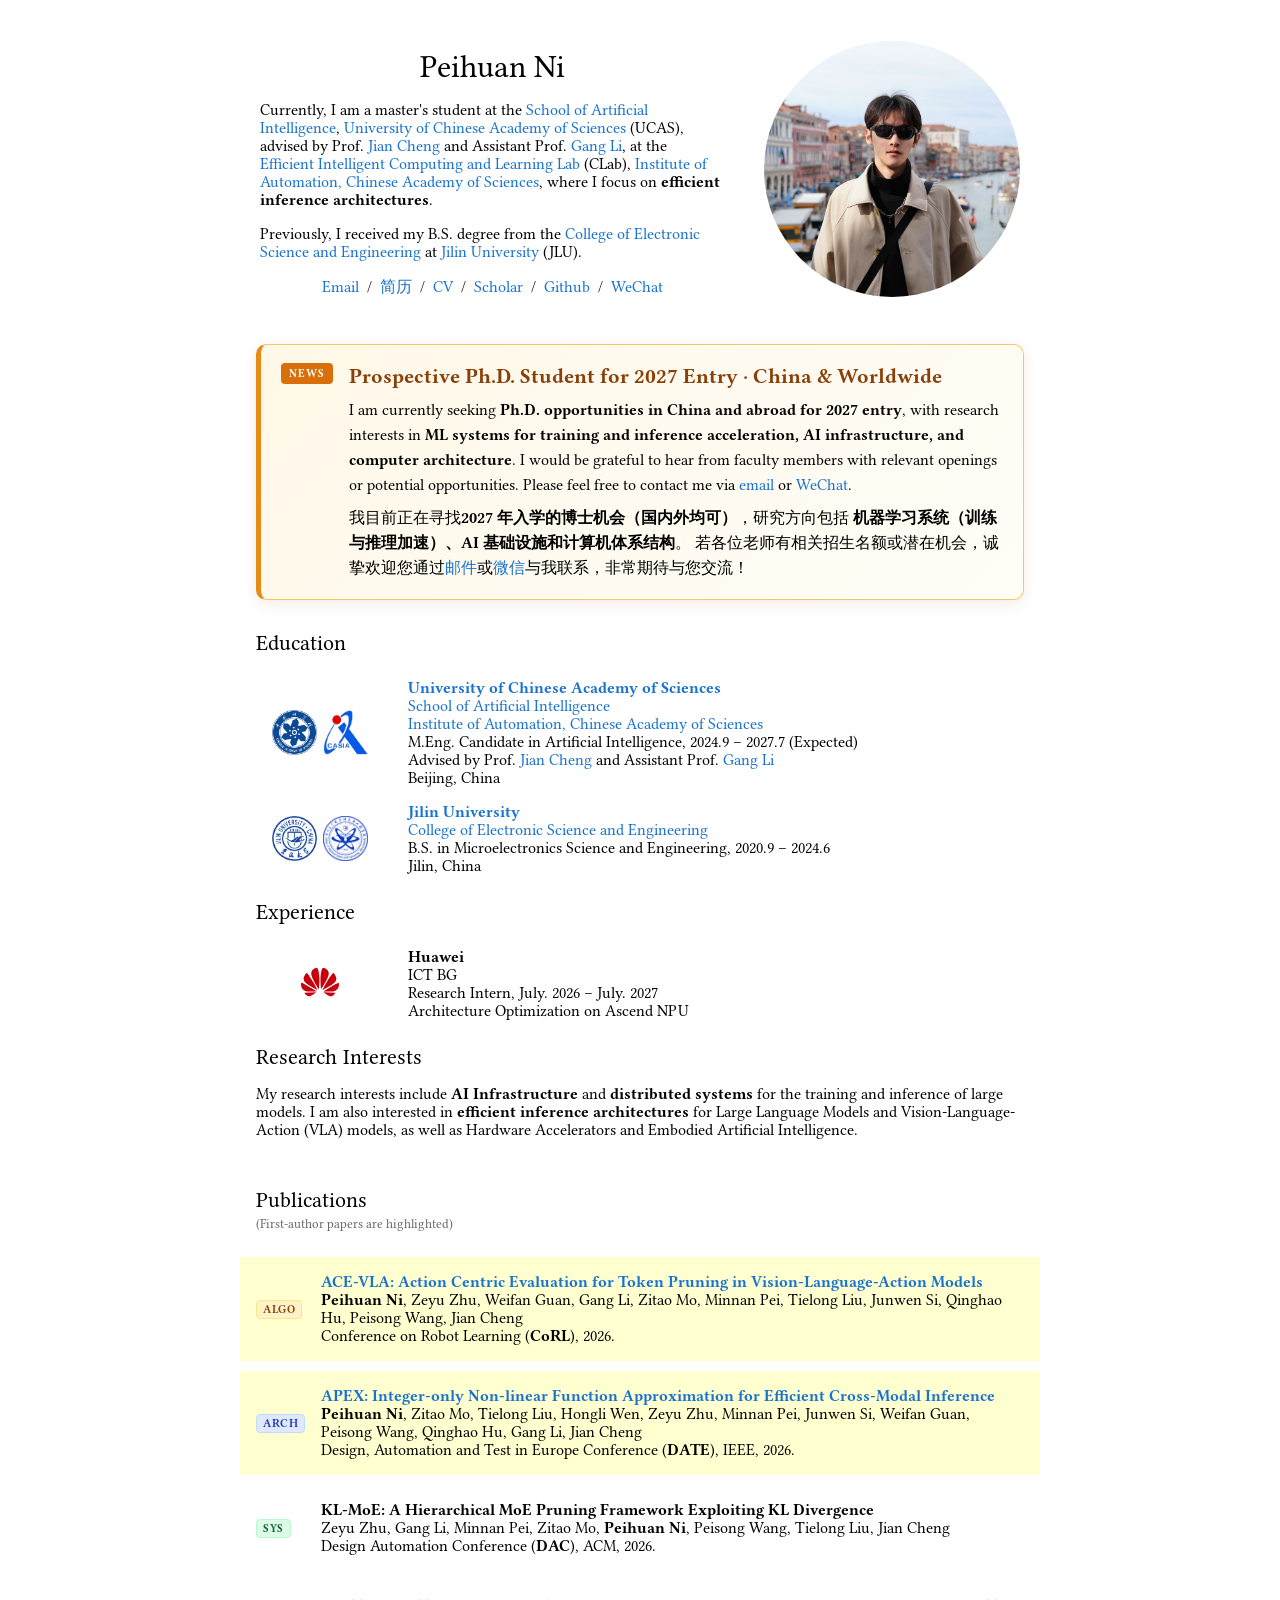
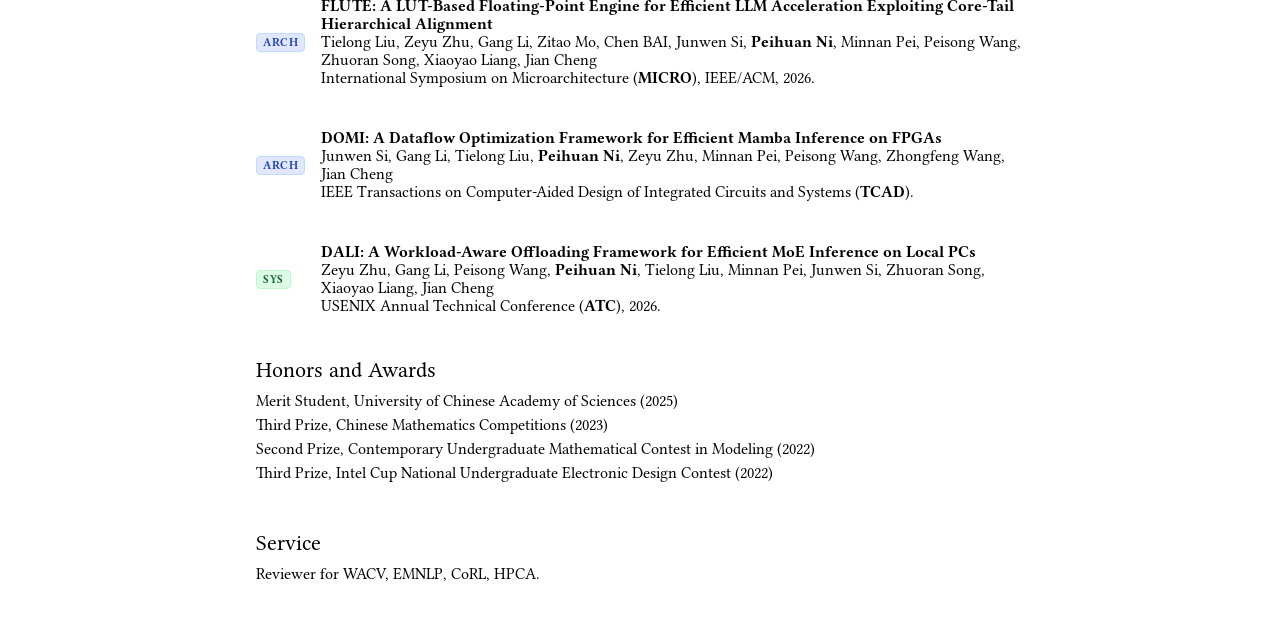
<file: index.html>
<!DOCTYPE HTML>
<html lang="en">
  <head>
    <meta http-equiv="Content-Type" content="text/html; charset=UTF-8">

    <title>Peihuan Ni</title>

    <meta name="author" content="Peihuan Ni">
    <meta name="description" content="Peihuan Ni's homepage.">
    <meta name="keywords" content="Peihuan Ni, 倪培洹, peihuanni, nipeihuan">
    <meta name="viewport" content="width=device-width, initial-scale=1">
    <link rel="icon" type="image/svg+xml" href="images/intelligence.svg">
    <link rel="shortcut icon" href="images/intelligence.svg">
    <link rel="stylesheet" type="text/css" href="stylesheet.css?v=20260918-3">

    <!-- Open Graph -->
    <meta property="og:title" content="Peihuan Ni">
    <meta property="og:description" content="Peihuan Ni's homepage.">
    <meta property="og:url" content="https://peihuanni.github.io/">
    <meta property="og:type" content="profile">

    <!-- JSON-LD structured data -->
    <script type="application/ld+json">
    {
      "@context": "https://schema.org",
      "@type": "Person",
      "name": "Peihuan Ni",
      "url": "https://peihuanni.github.io/",
      "email": "peihuanni@gmail.com",
      "sameAs": [
        "https://scholar.google.com/citations?user=aQbbQw0AAAAJ&hl=en",
        "https://github.com/PeihuanNi"
      ]
    }
    </script>

  </head>

  <body>
    <table style="width:100%;max-width:800px;border:0px;border-spacing:0px;border-collapse:separate;margin-right:auto;margin-left:auto;"><tbody>
      <tr style="padding:0px">
        <td style="padding:0px">
          <table style="width:100%;border:0px;border-spacing:0px;border-collapse:separate;margin-right:auto;margin-left:auto;"><tbody>
            <tr style="padding:0px">
              <td style="padding:2.5%;width:63%;vertical-align:middle">
                <p class="name" style="text-align: center;">
                  Peihuan Ni
                </p>
                <!-- Nanjing University pre-admission information hidden
                <p>
                  I am an incoming Ph.D. student (pre-admitted) at the State Key Laboratory for Novel Software Technology, <a href="https://cs.nju.edu.cn/main.htm">School of Computer Science</a>, <a href="https://www.nju.edu.cn/">Nanjing University</a>, advised by Prof. <a href="https://cs.nju.edu.cn/tianchen/">Chen Tian</a>. My research primarily focuses on <strong>distributed systems</strong> for training and inference of large models.
                </p>
                -->
                <p>
                  Currently, I am a master's student at the <a href="https://sai.ucas.ac.cn/">School of Artificial Intelligence</a>, <a href="https://www.ucas.ac.cn/">University of Chinese Academy of Sciences</a> (UCAS), advised by Prof. <a href="https://scholar.google.se/citations?user=ZGCIUJ8AAAAJ&hl=nl">Jian Cheng</a> and Assistant Prof. <a href="https://scholar.google.se/citations?user=EETHwmQAAAAJ&hl=nl">Gang Li</a>, at the <a href="https://clab.ia.ac.cn/">Efficient Intelligent Computing and Learning Lab</a> (CLab), <a href="http://www.ia.cas.cn/">Institute of Automation, Chinese Academy of Sciences</a>, where I focus on <strong>efficient inference architectures</strong>.
                </p>
                <p>
                  Previously, I received my B.S. degree from the <a href="https://ee.jlu.edu.cn/">College of Electronic Science and Engineering</a> at <a href="https://www.jlu.edu.cn/">Jilin University</a> (JLU).
                </p>
                <p class="contact-links">
                  <a href="mailto:peihuanni@gmail.com">Email</a> &nbsp;/&nbsp;
                  <a href="CV/cv_zh.pdf" lang="zh-CN">简历</a> &nbsp;/&nbsp;
                  <a href="CV/cv_en.pdf">CV</a> &nbsp;/&nbsp;
                  <a href="https://scholar.google.com/citations?user=aQbbQw0AAAAJ&hl=en">Scholar</a> &nbsp;/&nbsp;
                  <a href="https://github.com/PeihuanNi">Github</a> &nbsp;/&nbsp;
                  <a href="images/wechat.jpg">WeChat</a>
                </p>
              </td>
              <td style="padding:2.5%;width:37%;max-width:37%">
                <a href="images/profile.svg"><img style="width:100%;max-width:100%;object-fit: cover; border-radius: 50%;" alt="profile photo" src="images/profile.svg" class="hoverZoomLink"></a>
              </td>
            </tr>
          </tbody></table>

          <!-- News -->
          <section class="phd-news" aria-labelledby="phd-news-title">
            <div class="phd-news-badge">NEWS</div>
            <div>
              <h2 id="phd-news-title">Prospective Ph.D. Student for 2027 Entry · China &amp; Worldwide</h2>
              <p>
                I am currently seeking <strong>Ph.D. opportunities in China and abroad for 2027 entry</strong>, with research interests in
                <strong>ML systems for training and inference acceleration, AI infrastructure, and computer architecture</strong>.
                I would be grateful to hear from faculty members with relevant openings or potential opportunities. Please feel free to contact me via <a href="mailto:peihuanni@gmail.com">email</a> or <a href="images/wechat.jpg">WeChat</a>.
              </p>
              <p lang="zh-CN">
                我目前正在寻找<strong>2027 年入学的博士机会（国内外均可）</strong>，研究方向包括
                <strong>机器学习系统（训练与推理加速）、AI 基础设施和计算机体系结构</strong>。
                若各位老师有相关招生名额或潜在机会，诚挚欢迎您通过<a href="mailto:peihuanni@gmail.com">邮件</a>或<a href="images/wechat.jpg">微信</a>与我联系，非常期待与您交流！
              </p>
            </div>
          </section>

          <!-- Education -->
          <table style="width:100%;border:0px;border-spacing:0px;border-collapse:separate;margin-right:auto;margin-left:auto;"><tbody>
            <tr>
              <td style="padding:16px;width:100%;vertical-align:middle">
                <h2>Education</h2>
              </td>
            </tr>
          </tbody></table>
          <table style="width:100%;border:0px;border-spacing:0px;border-collapse:separate;margin-right:auto;margin-left:auto;"><tbody>
            <!-- Nanjing University pre-admission information hidden
            <tr>
              <td style="padding:8px 16px;width:20%;vertical-align:middle">
                <div style="display:flex;gap:6px;align-items:center;justify-content:center;">
                  <img src="images/nju.svg" alt="NJU" style="height:45px;width:auto;">
                  <img src="images/nju-cs.svg" alt="CS" style="height:45px;width:auto;">
                </div>
              </td>
              <td style="padding:8px;width:80%;vertical-align:middle">
                <strong><a href="https://www.nju.edu.cn/">Nanjing University</a></strong><br>
                <a href="https://cs.nju.edu.cn/main.htm">School of Computer Science</a><br>
                Ph.D. Student (Pre-admitted) in Computer Science and Technology, 2027.9 (Expected) &ndash; 2031.7 (Expected)<br>
                Advised by Prof. <a href="https://cs.nju.edu.cn/tianchen/">Chen Tian</a><br>
                Nanjing, China
              </td>
            </tr>
            -->
            <tr>
              <td style="padding:8px 16px;width:20%;vertical-align:middle">
                <div style="display:flex;gap:6px;align-items:center;justify-content:center;">
                  <img src="images/ucas.svg" alt="UCAS" style="height:45px;width:auto;">
                  <img src="images/casia.svg" alt="CASIA" style="height:45px;width:auto;">
                </div>
              </td>
              <td style="padding:8px;width:80%;vertical-align:middle">
                <strong><a href="https://www.ucas.ac.cn/">University of Chinese Academy of Sciences</a></strong><br>
                <a href="https://sai.ucas.ac.cn/">School of Artificial Intelligence</a><br>
                <a href="http://www.ia.cas.cn/">Institute of Automation, Chinese Academy of Sciences</a><br>
                M.Eng. Candidate in Artificial Intelligence, 2024.9 &ndash; 2027.7 (Expected)<br>
                Advised by Prof. <a href="https://scholar.google.se/citations?user=ZGCIUJ8AAAAJ&hl=nl">Jian Cheng</a> and Assistant Prof. <a href="https://scholar.google.se/citations?user=EETHwmQAAAAJ&hl=nl">Gang Li</a><br>
                Beijing, China
              </td>
            </tr>
            <tr>
              <td style="padding:8px 16px;width:20%;vertical-align:middle">
                <div style="display:flex;gap:6px;align-items:center;justify-content:center;">
                  <img src="images/jlu.svg" alt="JLU" style="height:45px;width:auto;">
                  <img src="images/jlu-ee.svg" alt="JLU-EE" style="height:45px;width:auto;">
                </div>
              </td>
              <td style="padding:8px;width:80%;vertical-align:middle">
                <strong><a href="https://www.jlu.edu.cn/">Jilin University</a></strong><br>
                <a href="https://ee.jlu.edu.cn/">College of Electronic Science and Engineering</a><br>
                B.S. in Microelectronics Science and Engineering, 2020.9 &ndash; 2024.6<br>
                Jilin, China
              </td>
            </tr>
          </tbody></table>

          <!-- Experience -->
          <table style="width:100%;border:0px;border-spacing:0px;border-collapse:separate;margin-right:auto;margin-left:auto;"><tbody>
            <tr>
              <td style="padding:16px;width:100%;vertical-align:middle">
                <h2>Experience</h2>
              </td>
            </tr>
          </tbody></table>
          <table style="width:100%;border:0px;border-spacing:0px;border-collapse:separate;margin-right:auto;margin-left:auto;"><tbody>
            <tr>
              <td style="padding:8px 16px;width:20%;vertical-align:middle;text-align:center">
                <img src="images/huawei-color.svg" alt="Huawei" style="height:38px;width:auto;max-width:100%;">
              </td>
              <td style="padding:8px;width:80%;vertical-align:middle">
                <strong>Huawei</strong><br>
                ICT BG<br>
                Research Intern, July. 2026 &ndash; July. 2027<br>
                Architecture Optimization on Ascend NPU
              </td>
            </tr>
          </tbody></table>

          <!-- Research Interests -->
          <table style="width:100%;border:0px;border-spacing:0px;border-collapse:separate;margin-right:auto;margin-left:auto;"><tbody>
            <tr>
              <td style="padding:16px;width:100%;vertical-align:middle">
                <h2>Research Interests</h2>
                <p>
                  My research interests include <strong>AI Infrastructure</strong> and <strong>distributed systems</strong> for the training and inference of large models. I am also interested in <strong>efficient inference architectures</strong> for Large Language Models and Vision-Language-Action (VLA) models, as well as Hardware Accelerators and Embodied Artificial Intelligence.
                </p>
              </td>
            </tr>
          </tbody></table>
          <!-- Publications -->
          <table style="width:100%;border:0px;border-spacing:0px;border-collapse:separate;margin-right:auto;margin-left:auto;"><tbody>
            <tr>
              <td style="padding:16px;width:100%;vertical-align:middle">
                <h2>Publications</h2>
                <p style="font-size: 13px; color: #666; margin-top: 4px; margin-bottom: 0;">(First-author papers are highlighted)</p>
              </td>
            </tr>
          </tbody></table>
          <table style="width:100%;border:0px;border-spacing:0px 10px;border-collapse:separate;margin-right:auto;margin-left:auto;"><tbody>
            <tr bgcolor="#ffffd0">
              <td style="padding:16px 0 16px 16px;width:8%;vertical-align:middle;text-align:left">
                <span class="tag tag-algo">Algo</span>
              </td>
              <td style="padding:16px;width:92%;vertical-align:middle">
                <a href="https://openreview.net/forum?id=Qu7v3GmYDU">
                  <span class="papertitle">ACE-VLA: Action Centric Evaluation for Token Pruning in Vision-Language-Action Models</span>
                </a>
                <br>
                <strong>Peihuan Ni</strong>,
                Zeyu Zhu,
                Weifan Guan,
                Gang Li,
                Zitao Mo,
                Minnan Pei,
                Tielong Liu,
                Junwen Si,
                Qinghao Hu,
                Peisong Wang,
                Jian Cheng
                <br>
                <em>Conference on Robot Learning (<strong>CoRL</strong>)</em>, 2026.
              </td>
            </tr>

            <tr bgcolor="#ffffd0">
              <td style="padding:16px 0 16px 16px;width:8%;vertical-align:middle;text-align:left">
                <span class="tag tag-arch">Arch</span>
              </td>
              <td style="padding:16px;width:92%;vertical-align:middle">
                <a href="https://ieeexplore.ieee.org/abstract/document/11539465">
                  <span class="papertitle">APEX: Integer-only Non-linear Function Approximation for Efficient Cross-Modal Inference</span>
                </a>
                <br>
                <strong>Peihuan Ni</strong>,
                Zitao Mo,
                Tielong Liu,
                Hongli Wen,
                Zeyu Zhu,
                Minnan Pei,
                Junwen Si,
                Weifan Guan,
                Peisong Wang,
                Qinghao Hu,
                Gang Li,
                Jian Cheng
                <br>
                <em>Design, Automation and Test in Europe Conference (<strong>DATE</strong>)</em>, IEEE, 2026.
              </td>
            </tr>

            <tr>
              <td style="padding:16px 0 16px 16px;width:8%;vertical-align:middle;text-align:left">
                <span class="tag tag-sys">Sys</span>
              </td>
              <td style="padding:16px;width:92%;vertical-align:middle">
                <span class="papertitle">KL-MoE: A Hierarchical MoE Pruning Framework Exploiting KL Divergence</span>
                <br>
                Zeyu Zhu,
                Gang Li,
                Minnan Pei,
                Zitao Mo,
                <strong>Peihuan Ni</strong>,
                Peisong Wang,
                Tielong Liu,
                Jian Cheng
                <br>
                <em>Design Automation Conference (<strong>DAC</strong>)</em>, ACM, 2026.
              </td>
            </tr>

            <tr>
              <td style="padding:16px 0 16px 16px;width:8%;vertical-align:middle;text-align:left">
                <span class="tag tag-arch">Arch</span>
              </td>
              <td style="padding:16px;width:92%;vertical-align:middle">
                <span class="papertitle">FLUTE: A LUT-Based Floating-Point Engine for Efficient LLM Acceleration Exploiting Core-Tail Hierarchical Alignment</span>
                <br>
                Tielong Liu,
                Zeyu Zhu,
                Gang Li,
                Zitao Mo,
                Chen BAI,
                Junwen Si,
                <strong>Peihuan Ni</strong>,
                Minnan Pei,
                Peisong Wang,
                Zhuoran Song,
                Xiaoyao Liang,
                Jian Cheng
                <br>
                <em>International Symposium on Microarchitecture (<strong>MICRO</strong>)</em>, IEEE/ACM, 2026.
              </td>
            </tr>

            <tr>
              <td style="padding:16px 0 16px 16px;width:8%;vertical-align:middle;text-align:left">
                <span class="tag tag-arch">Arch</span>
              </td>
              <td style="padding:16px;width:92%;vertical-align:middle">
                <span class="papertitle">DOMI: A Dataflow Optimization Framework for Efficient Mamba Inference on FPGAs</span>
                <br>
                Junwen Si,
                Gang Li,
                Tielong Liu,
                <strong>Peihuan Ni</strong>,
                Zeyu Zhu,
                Minnan Pei,
                Peisong Wang,
                Zhongfeng Wang,
                Jian Cheng
                <br>
                <em>IEEE Transactions on Computer-Aided Design of Integrated Circuits and Systems (<strong>TCAD</strong>).</em>
              </td>
            </tr>

            <tr>
              <td style="padding:16px 0 16px 16px;width:8%;vertical-align:middle;text-align:left">
                <span class="tag tag-sys">Sys</span>
              </td>
              <td style="padding:16px;width:92%;vertical-align:middle">
                <span class="papertitle">DALI: A Workload-Aware Offloading Framework for Efficient MoE Inference on Local PCs</span>
                <br>
                Zeyu Zhu,
                Gang Li,
                Peisong Wang,
                <strong>Peihuan Ni</strong>,
                Tielong Liu,
                Minnan Pei,
                Junwen Si,
                Zhuoran Song,
                Xiaoyao Liang,
                Jian Cheng
                <br>
                <em>USENIX Annual Technical Conference (<strong>ATC</strong>)</em>, 2026.
              </td>
            </tr>

            <!--
            <tr>
              <td style="padding:16px;width:100%;vertical-align:middle">
                <a href="">
                  <span class="papertitle">Paper Title</span>
                </a>
                <br>
                Author1,
                <strong>Peihuan Ni</strong>,
                Author3
                <br>
                <em>Venue</em>, Publisher, Year
              </td>
            </tr>
            -->
          </tbody></table>

          <!-- Honors and Awards -->
          <table style="width:100%;border:0px;border-spacing:0px;border-collapse:separate;margin-right:auto;margin-left:auto;"><tbody>
            <tr>
              <td style="padding:16px;width:100%;vertical-align:middle">
                <h2>Honors and Awards</h2>
                <ul style="list-style-type: none; padding-left: 0; margin-top: 10px;">
                  <li style="margin-bottom: 6px;">Merit Student, University of Chinese Academy of Sciences (2025)</li>
                  <li style="margin-bottom: 6px;">Third Prize, Chinese Mathematics Competitions (2023)</li>
                  <li style="margin-bottom: 6px;">Second Prize, Contemporary Undergraduate Mathematical Contest in Modeling (2022)</li>
                  <li style="margin-bottom: 6px;">Third Prize, Intel Cup National Undergraduate Electronic Design Contest (2022)</li>
                </ul>
              </td>
            </tr>
          </tbody></table>
          <!-- Service -->
          <table style="width:100%;border:0px;border-spacing:0px;border-collapse:separate;margin-right:auto;margin-left:auto;"><tbody>
            <tr>
              <td style="padding:16px;width:100%;vertical-align:middle">
                <h2>Service</h2>
                <ul style="list-style-type: none; padding-left: 0; margin-top: 10px;">
                  <li style="margin-bottom: 6px;">Reviewer for WACV, EMNLP, CoRL, HPCA.</li>
                </ul>
              </td>
            </tr>
          </tbody></table>

          <table style="width:100%;border:0px;border-spacing:0px;border-collapse:separate;margin-right:auto;margin-left:auto;"><tbody>
          </tbody></table>
        </td>
      </tr>
    </tbody></table>
  </body>
</html>
</file>
<file: stylesheet.css>
/* Load Linux Libertine from the site so it is available on every device. */
@font-face {
  font-family: 'Linux Libertine Web';
  src: url('fonts/LinLibertine-R.otf') format('opentype');
  font-style: normal;
  font-weight: 400;
  font-display: swap;
}

@font-face {
  font-family: 'Linux Libertine Web';
  src: url('fonts/LinLibertine-RB.otf') format('opentype');
  font-style: normal;
  font-weight: 700;
  font-display: swap;
}

@font-face {
  font-family: 'Linux Libertine Web';
  src: url('fonts/LinLibertine-RI.otf') format('opentype');
  font-style: italic;
  font-weight: 400;
  font-display: swap;
}

@font-face {
  font-family: 'Linux Libertine Web';
  src: url('fonts/LinLibertine-RBI.otf') format('opentype');
  font-style: italic;
  font-weight: 700;
  font-display: swap;
}

a {
  color: #1772d0;
  text-decoration: none;
}

a:focus,
a:hover {
  color: #f09228;
  text-decoration: none;
}

body,
td,
th,
tr,
p,
a {
  font-family: 'Linux Libertine Web', 'Linux Libertine', 'Linux Libertine O', 'Linux Libertine G', 'Noto Serif CJK SC', 'Source Han Serif SC', 'Songti SC', 'STSong', serif;
  font-size: 16px;
}

strong {
  font-family: 'Linux Libertine Web', 'Linux Libertine', 'Linux Libertine O', 'Linux Libertine G', 'Noto Serif CJK SC', 'Source Han Serif SC', 'Songti SC', 'STSong', serif;
  font-size: 16px;
}

h2 {
  margin: 0;
  font-weight: normal;
  font-family: 'Linux Libertine Web', 'Linux Libertine', 'Linux Libertine O', 'Linux Libertine G', 'Noto Serif CJK SC', 'Source Han Serif SC', 'Songti SC', 'STSong', serif;
  font-size: 22px;
}

.papertitle {
  font-family: 'Linux Libertine Web', 'Linux Libertine', 'Linux Libertine O', 'Linux Libertine G', 'Noto Serif CJK SC', 'Source Han Serif SC', 'Songti SC', 'STSong', serif;
  font-size: 16px;
  font-weight: 700;
}

td em {
  font-style: normal;
}

.name {
  padding-top: 20px;
  margin: 0;
  font-family: 'Linux Libertine Web', 'Linux Libertine', 'Linux Libertine O', 'Linux Libertine G', 'Noto Serif CJK SC', 'Source Han Serif SC', 'Songti SC', 'STSong', serif;
  font-size: 32px;
}

.contact-links {
  text-align: center;
}

.phd-news {
  display: flex;
  gap: 16px;
  margin: 10px 16px 14px;
  padding: 18px 20px;
  background: linear-gradient(135deg, #fff8e8 0%, #fffdf7 100%);
  border: 1px solid #f4c66a;
  border-left: 5px solid #e88b16;
  border-radius: 10px;
  box-shadow: 0 4px 14px rgba(146, 64, 14, 0.1);
}

.phd-news-badge {
  flex: 0 0 auto;
  align-self: flex-start;
  padding: 4px 8px;
  color: #fff;
  background: #d86f0b;
  border-radius: 4px;
  font-size: 11px;
  font-weight: 700;
  letter-spacing: 0.08em;
}

.phd-news h2 {
  color: #8a3f08;
  font-size: 21px;
  font-weight: 700;
  line-height: 1.25;
}

.phd-news p {
  margin: 9px 0 0;
  line-height: 1.55;
}

@media (max-width: 600px) {
  .phd-news {
    display: block;
    margin: 8px 10px 12px;
    padding: 16px;
  }

  .phd-news-badge {
    display: inline-block;
    margin-bottom: 9px;
  }

  .phd-news h2 {
    font-size: 19px;
  }
}

.one {
  width: 160px;
  height: 160px;
  position: relative;
}

.two {
  width: 160px;
  height: 160px;
  position: absolute;
  transition: opacity .2s ease-in-out;
  -moz-transition: opacity .2s ease-in-out;
  -webkit-transition: opacity .2s ease-in-out;
}

.fade {
  transition: opacity .2s ease-in-out;
  -moz-transition: opacity .2s ease-in-out;
  -webkit-transition: opacity .2s ease-in-out;
}

span.highlight {
  background-color: #ffffd0;
}

.colored-box {
    color: black;
    padding: 20px;
    display: inline-block;
    border-radius: 10px;
}
.tag {
  display: inline-block;
  padding: 2px 6px;
  border-radius: 4px;
  font-size: 0.7em;
  font-weight: bold;
  vertical-align: middle;
  text-transform: uppercase;
  letter-spacing: 0.5px;
}
.tag-arch {
  background-color: #e0e7ff;
  color: #1e40af;
  border: 1px solid #bfdbfe;
}
.tag-sys {
  background-color: #dcfce7;
  color: #166534;
  border: 1px solid #bbf7d0;
}
.tag-algo {
  background-color: #fef3c7;
  color: #92400e;
  border: 1px solid #fde68a;
}
</file>
